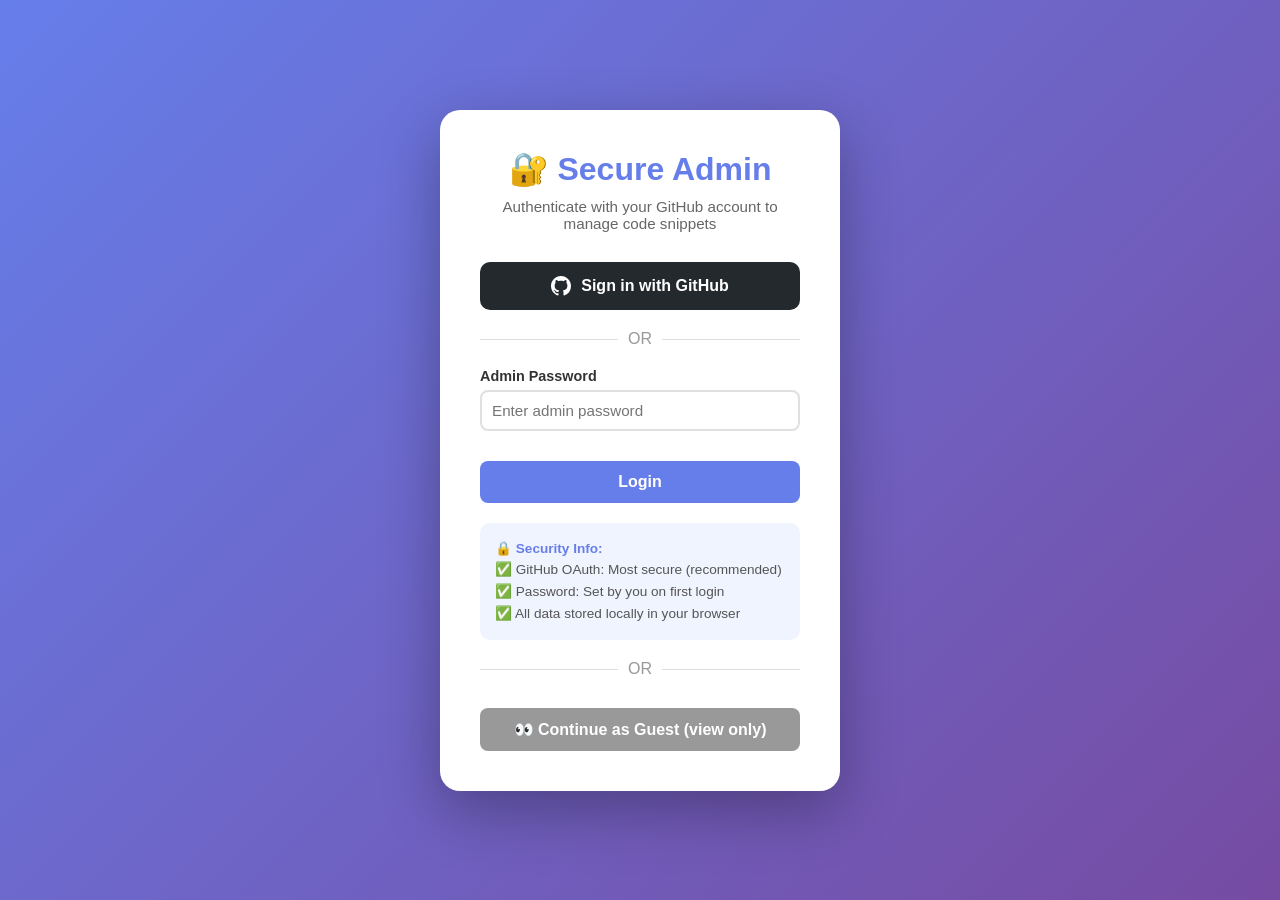
<file: admin.html>
<!DOCTYPE html>
<html lang="en">
<head>
    <meta charset="UTF-8">
    <meta name="viewport" content="width=device-width, initial-scale=1.0">
    <title>Code Snippet Admin Panel - Secure</title>
    <style>
        * {
            margin: 0;
            padding: 0;
            box-sizing: border-box;
        }

        body {
            font-family: 'Inter', -apple-system, BlinkMacSystemFont, 'Segoe UI', sans-serif;
            background: linear-gradient(135deg, #667eea 0%, #764ba2 100%);
            min-height: 100vh;
            padding: 20px;
        }

        .container {
            max-width: 1200px;
            margin: 0 auto;
        }

        /* ===== LOGIN SCREEN ===== */
        .login-container {
            display: none;
            position: fixed;
            top: 0;
            left: 0;
            right: 0;
            bottom: 0;
            background: linear-gradient(135deg, #667eea 0%, #764ba2 100%);
            display: flex;
            justify-content: center;
            align-items: center;
            z-index: 1000;
        }

        .login-container.active {
            display: flex;
        }

        .login-box {
            background: white;
            padding: 40px;
            border-radius: 20px;
            box-shadow: 0 20px 60px rgba(0, 0, 0, 0.3);
            width: 100%;
            max-width: 400px;
            text-align: center;
        }

        .login-box h1 {
            color: #667eea;
            margin-bottom: 10px;
            font-size: 2em;
        }

        .login-box p {
            color: #666;
            margin-bottom: 30px;
            font-size: 0.95em;
        }

        .github-btn {
            display: flex;
            align-items: center;
            justify-content: center;
            background: #24292e;
            color: white;
            border: none;
            padding: 14px 24px;
            border-radius: 10px;
            font-size: 1em;
            font-weight: 600;
            cursor: pointer;
            margin-bottom: 15px;
            transition: all 0.3s;
            width: 100%;
        }

        .github-btn:hover {
            background: #1a1e22;
            transform: translateY(-2px);
            box-shadow: 0 10px 20px rgba(36, 41, 46, 0.3);
        }

        .github-btn svg {
            margin-right: 10px;
            width: 20px;
            height: 20px;
        }

        .divider {
            text-align: center;
            color: #999;
            margin: 20px 0;
            position: relative;
        }

        .divider::before {
            content: '';
            position: absolute;
            left: 0;
            right: 0;
            top: 50%;
            height: 1px;
            background: #ddd;
        }

        .divider span {
            background: white;
            padding: 0 10px;
            position: relative;
        }

        .login-form {
            margin-top: 20px;
        }

        .form-group {
            margin-bottom: 15px;
            text-align: left;
        }

        .form-group label {
            display: block;
            margin-bottom: 6px;
            color: #333;
            font-weight: 600;
            font-size: 0.9em;
        }

        .form-group input {
            width: 100%;
            padding: 10px;
            border: 2px solid #e0e0e0;
            border-radius: 8px;
            font-size: 0.95em;
            transition: all 0.3s;
        }

        .form-group input:focus {
            outline: none;
            border-color: #667eea;
            box-shadow: 0 0 0 3px rgba(102, 126, 234, 0.1);
        }

        .login-btn {
            width: 100%;
            padding: 12px;
            background: #667eea;
            color: white;
            border: none;
            border-radius: 8px;
            font-size: 1em;
            font-weight: 600;
            cursor: pointer;
            transition: all 0.3s;
            margin-top: 10px;
        }

        .login-btn:hover {
            background: #5568d3;
        }

        .login-info {
            background: #f0f4ff;
            padding: 15px;
            border-radius: 10px;
            margin-top: 20px;
            font-size: 0.85em;
            color: #555;
            text-align: left;
            line-height: 1.6;
        }

        .login-info strong {
            color: #667eea;
        }

        /* ===== MAIN PANEL ===== */
        .panel-container {
            display: none;
        }

        .panel-container.active {
            display: block;
        }

        header {
            text-align: center;
            color: white;
            margin-bottom: 30px;
        }

        header h1 {
            font-size: 2.5em;
            margin-bottom: 10px;
        }

        header p {
            font-size: 1.1em;
            opacity: 0.9;
        }

        .logout-btn {
            position: absolute;
            top: 20px;
            right: 20px;
            background: white;
            color: #667eea;
            border: none;
            padding: 10px 20px;
            border-radius: 8px;
            font-weight: 600;
            cursor: pointer;
            transition: all 0.3s;
        }

        .logout-btn:hover {
            background: #f0f0f0;
        }

        .user-info {
            position: absolute;
            top: 20px;
            right: 120px;
            color: white;
            font-size: 0.9em;
        }

        .user-avatar {
            display: inline-block;
            width: 35px;
            height: 35px;
            border-radius: 50%;
            margin-right: 10px;
            vertical-align: middle;
        }

        .main-grid {
            display: grid;
            grid-template-columns: 1fr 1fr;
            gap: 30px;
            margin-bottom: 30px;
        }

        .panel {
            background: white;
            border-radius: 20px;
            padding: 30px;
            box-shadow: 0 20px 60px rgba(0, 0, 0, 0.3);
            backdrop-filter: blur(10px);
        }

        .panel h2 {
            color: #667eea;
            margin-bottom: 20px;
            font-size: 1.5em;
        }

        .form-group {
            margin-bottom: 20px;
        }

        label {
            display: block;
            margin-bottom: 8px;
            color: #333;
            font-weight: 600;
            font-size: 0.95em;
        }

        input, select, textarea {
            width: 100%;
            padding: 12px;
            border: 2px solid #e0e0e0;
            border-radius: 10px;
            font-size: 1em;
            font-family: inherit;
            transition: all 0.3s;
        }

        input:focus, select:focus, textarea:focus {
            outline: none;
            border-color: #667eea;
            box-shadow: 0 0 0 3px rgba(102, 126, 234, 0.1);
        }

        textarea {
            resize: vertical;
            min-height: 150px;
            font-family: 'Courier New', monospace;
        }

        .btn {
            padding: 12px 24px;
            border: none;
            border-radius: 10px;
            font-size: 1em;
            font-weight: 600;
            cursor: pointer;
            transition: all 0.3s;
        }

        .btn-primary {
            background: #667eea;
            color: white;
            width: 100%;
        }

        .btn-primary:hover {
            background: #5568d3;
            transform: translateY(-2px);
            box-shadow: 0 10px 20px rgba(102, 126, 234, 0.3);
        }

        .btn-secondary {
            background: #f0f0f0;
            color: #333;
            margin-right: 10px;
        }

        .btn-secondary:hover {
            background: #e0e0e0;
        }

        .btn-danger {
            background: #ff6b6b;
            color: white;
        }

        .btn-danger:hover {
            background: #ff5252;
        }

        .code-list {
            max-height: 600px;
            overflow-y: auto;
        }

        .code-item {
            background: #f8f9fa;
            padding: 15px;
            border-radius: 10px;
            margin-bottom: 12px;
            border-left: 4px solid #667eea;
            display: flex;
            justify-content: space-between;
            align-items: center;
        }

        .code-item-info {
            flex: 1;
        }

        .code-item-title {
            font-weight: 600;
            color: #333;
            margin-bottom: 5px;
        }

        .code-item-meta {
            font-size: 0.85em;
            color: #666;
        }

        .code-item-badge {
            display: inline-block;
            padding: 4px 10px;
            background: #667eea;
            color: white;
            border-radius: 20px;
            font-size: 0.8em;
            margin-right: 8px;
        }

        .code-item-actions {
            display: flex;
            gap: 8px;
        }

        .btn-small {
            padding: 6px 12px;
            font-size: 0.85em;
        }

        .message {
            padding: 15px;
            border-radius: 10px;
            margin-bottom: 20px;
            font-weight: 600;
        }

        .message.success {
            background: #d4edda;
            color: #155724;
            border: 2px solid #28a745;
        }

        .message.error {
            background: #f8d7da;
            color: #721c24;
            border: 2px solid #f5c6cb;
        }

        .message.info {
            background: #d1ecf1;
            color: #0c5460;
            border: 2px solid #bee5eb;
        }

        .export-import {
            background: white;
            border-radius: 20px;
            padding: 30px;
            box-shadow: 0 20px 60px rgba(0, 0, 0, 0.3);
            margin-bottom: 30px;
        }

        .export-import h2 {
            color: #667eea;
            margin-bottom: 20px;
        }

        .button-group {
            display: flex;
            gap: 10px;
            flex-wrap: wrap;
        }

        .stats {
            display: grid;
            grid-template-columns: repeat(auto-fit, minmax(150px, 1fr));
            gap: 15px;
            margin-bottom: 20px;
        }

        .stat-box {
            background: linear-gradient(135deg, #667eea 0%, #764ba2 100%);
            color: white;
            padding: 20px;
            border-radius: 10px;
            text-align: center;
        }

        .stat-number {
            font-size: 2em;
            font-weight: 700;
        }

        .stat-label {
            font-size: 0.9em;
            opacity: 0.9;
        }

        @media (max-width: 768px) {
            .main-grid {
                grid-template-columns: 1fr;
            }

            header h1 {
                font-size: 1.8em;
            }

            .button-group {
                flex-direction: column;
            }

            .btn-small {
                width: 100%;
            }

            .logout-btn, .user-info {
                position: static;
                margin: 10px 0;
            }
        }

        .scrollbar-custom::-webkit-scrollbar {
            width: 8px;
        }

        .scrollbar-custom::-webkit-scrollbar-track {
            background: #f1f1f1;
            border-radius: 10px;
        }

        .scrollbar-custom::-webkit-scrollbar-thumb {
            background: #667eea;
            border-radius: 10px;
        }

        .loading {
            text-align: center;
            padding: 20px;
            color: #667eea;
        }

        .spinner {
            border: 3px solid #f3f3f3;
            border-top: 3px solid #667eea;
            border-radius: 50%;
            width: 30px;
            height: 30px;
            animation: spin 1s linear infinite;
            margin: 10px auto;
        }

        @keyframes spin {
            0% { transform: rotate(0deg); }
            100% { transform: rotate(360deg); }
        }
    </style>
</head>
<body>

<!-- LOGIN SCREEN -->
<div class="login-container active" id="loginContainer">
    <div class="login-box">
        <h1>🔐 Secure Admin</h1>
        <p>Authenticate with your GitHub account to manage code snippets</p>
        
        <button class="github-btn" onclick="loginWithGitHub()">
            <svg fill="currentColor" viewBox="0 0 16 16">
                <path d="M8 0C3.58 0 0 3.58 0 8c0 3.54 2.29 6.53 5.47 7.59.4.07.55-.17.55-.38 0-.19-.01-.82-.01-1.49-2.01.37-2.53-.49-2.69-.94-.09-.23-.48-.94-.82-1.13-.28-.15-.68-.52-.01-.53.63-.01 1.08.58 1.23.82.72 1.21 1.87.87 2.33.66.07-.52.28-.87.51-1.07-1.78-.2-3.64-.89-3.64-3.95 0-.87.31-1.59.82-2.15-.08-.2-.36-1.02.08-2.12 0 0 .67-.21 2.2.82.64-.18 1.32-.27 2-.27.68 0 1.36.09 2 .27 1.53-1.04 2.2-.82 2.2-.82.44 1.1.16 1.92.08 2.12.51.56.82 1.27.82 2.15 0 3.07-1.87 3.75-3.65 3.95.29.25.54.73.54 1.48 0 1.07-.01 1.93-.01 2.2 0 .21.15.46.55.38A8.012 8.012 0 0 0 16 8c0-4.42-3.58-8-8-8z"/>
            </svg>
            Sign in with GitHub
        </button>

        <div class="divider"><span>OR</span></div>

        <form class="login-form" onsubmit="loginWithPassword(event)">
            <div class="form-group">
                <label for="password">Admin Password</label>
                <input type="password" id="password" placeholder="Enter admin password" required>
            </div>
            <button type="submit" class="login-btn">Login</button>
        </form>

        <div class="login-info">
            <strong>🔒 Security Info:</strong><br>
            ✅ GitHub OAuth: Most secure (recommended)<br>
            ✅ Password: Set by you on first login<br>
            ✅ All data stored locally in your browser
        </div>

        <div class="divider"><span>OR</span></div>

        <button class="login-btn" style="background:#999;" onclick="loginAsGuest()">👀 Continue as Guest (view only)</button>
    </div>
</div>

<!-- MAIN PANEL -->
<div class="panel-container" id="panelContainer">
    <div class="user-info" id="userInfo"></div>
    <button class="logout-btn" onclick="logout()">🚪 Logout</button>

    <div class="container">
        <header>
            <h1>📝 Code Snippet Admin Panel</h1>
            <p>Manage your portfolio code snippets securely</p>
        </header>

        <div id="message"></div>

        <div class="export-import">
            <h2>📊 Dashboard</h2>
            <div class="stats">
                <div class="stat-box">
                    <div class="stat-number" id="totalCodes">0</div>
                    <div class="stat-label">Total Codes</div>
                </div>
                <div class="stat-box">
                    <div class="stat-number" id="cCount">0</div>
                    <div class="stat-label">C Snippets</div>
                </div>
                <div class="stat-box">
                    <div class="stat-number" id="cppCount">0</div>
                    <div class="stat-label">C++ Snippets</div>
                </div>
                <div class="stat-box">
                    <div class="stat-number" id="pythonCount">0</div>
                    <div class="stat-label">Python Snippets</div>
                </div>
            </div>

            <h3 style="margin-top: 20px; margin-bottom: 15px; color: #333;">Quick Actions</h3>
            <div class="button-group">
                <button class="btn btn-primary btn-small" onclick="exportJSON()">📥 Export JSON</button>
                <button class="btn btn-secondary btn-small" onclick="document.getElementById('importFile').click()">📤 Import JSON</button>
                <input type="file" id="importFile" accept=".json" style="display: none;" onchange="importJSON(event)">
                <button class="btn btn-secondary btn-small" onclick="downloadTemplate()">📋 Download Template</button>
                <button class="btn btn-danger btn-small" onclick="clearAll()">🗑️ Clear All</button>
            </div>
        </div>

        <div class="main-grid">
            <!-- Add New Code Panel -->
            <div class="panel">
                <h2>➕ Add New Code</h2>
                <form onsubmit="addCode(event)">
                    <div class="form-group">
                        <label for="title">Code Title *</label>
                        <input type="text" id="title" placeholder="e.g., Factorial Program" required>
                    </div>

                    <div class="form-group">
                        <label for="filename">Filename *</label>
                        <input type="text" id="filename" placeholder="e.g., factorial.c" required>
                    </div>

                    <div class="form-group">
                        <label for="language">Language *</label>
                        <select id="language" required onchange="updateFileExtension()">
                            <option value="">Select Language</option>
                            <option value="C">C</option>
                            <option value="C++">C++</option>
                            <option value="Python">Python</option>
                        </select>
                    </div>

                    <div class="form-group">
                        <label for="level">Difficulty Level *</label>
                        <select id="level" required>
                            <option value="">Select Level</option>
                            <option value="basic">Basic</option>
                            <option value="advanced">Advanced</option>
                            <option value="expert">Expert</option>
                        </select>
                    </div>

                    <div class="form-group">
                        <label for="code">Code Content *</label>
                        <textarea id="code" placeholder="Paste your code here..." required></textarea>
                    </div>

                    <div class="form-group">
                        <label for="colab">Colab Link (Python Expert only)</label>
                        <input type="url" id="colab" placeholder="https://colab.research.google.com/drive/...">
                    </div>

                    <button type="submit" class="btn btn-primary">✨ Add Code Snippet</button>
                </form>
            </div>

            <!-- Code List Panel -->
            <div class="panel">
                <h2>📚 Your Code Snippets</h2>
                <div class="code-list scrollbar-custom" id="codeList">
                    <p style="text-align: center; color: #999; padding: 20px;">No codes added yet. Add your first code! ✨</p>
                </div>
            </div>
        </div>
    </div>
</div>

<script>
    let allCodes = [];
    let currentUser = null;
    const GITHUB_CLIENT_ID = 'Ov23liAU8YW2uRXXXXXX'; // Will be replaced
    const GITHUB_REDIRECT_URI = window.location.origin + window.location.pathname + '?auth=github';

    // Check authentication on page load
    window.addEventListener('load', () => {
        checkAuth();
        handleGitHubCallback();
    });

    function checkAuth() {
        const auth = localStorage.getItem('adminAuth');
        const guest = sessionStorage.getItem('guestMode');

        if (auth === 'true') {
            showPanel();
            loadFromLocalStorage();
            renderCodeList();
            updateStats();
            updateUserInfo();
        } else if (guest === 'true') {
            enterGuestMode();
        } else {
            showLogin();
        }
    }

    function showLogin() {
        document.getElementById('loginContainer').classList.add('active');
        document.getElementById('panelContainer').classList.remove('active');
    }

    function showPanel() {
        document.getElementById('loginContainer').classList.remove('active');
        document.getElementById('panelContainer').classList.add('active');
    }

    function loginAsGuest() {
        sessionStorage.setItem('guestMode', 'true');
        enterGuestMode();
        showMessage('👀 Browsing as guest — changes can\'t be saved', 'info');
    }

    function enterGuestMode() {
        showPanel();
        loadFromLocalStorage();
        renderCodeList();
        updateStats();
        updateUserInfo();
        applyGuestRestrictions();
    }

    function isGuest() {
        return sessionStorage.getItem('guestMode') === 'true';
    }

    function applyGuestRestrictions() {
        if (!isGuest()) return;

        // Disable the "Add New Code" form
        document.querySelectorAll('#panelContainer form').forEach(f => {
            f.querySelectorAll('input, textarea, select, button').forEach(el => el.disabled = true);
        });

        // Disable destructive / write quick-action buttons
        document.querySelectorAll('.export-import .button-group .btn').forEach(btn => {
            if (!btn.textContent.includes('Export') && !btn.textContent.includes('Template')) {
                btn.disabled = true;
            }
        });

        document.getElementById('importFile').disabled = true;
    }

    function loginWithGitHub() {
        // Hand off to the dedicated authorize.html page for token entry & verification
        window.location.href = 'authorize.html';
    }

    function loginWithPassword(e) {
        e.preventDefault();
        const password = document.getElementById('password').value;
        const savedPassword = localStorage.getItem('adminPassword');

        // First time setup
        if (!savedPassword) {
            if (password.length < 6) {
                alert('Password must be at least 6 characters');
                return;
            }
            localStorage.setItem('adminPassword', btoa(password)); // Simple encoding
            localStorage.setItem('adminAuth', 'true');
            localStorage.setItem('authMethod', 'password');
            showPanel();
            loadFromLocalStorage();
            renderCodeList();
            updateStats();
            updateUserInfo();
            showMessage('✅ Admin password set! Login successful.', 'success');
        } else {
            // Verify password
            if (btoa(password) === savedPassword) {
                localStorage.setItem('adminAuth', 'true');
                localStorage.setItem('authMethod', 'password');
                showPanel();
                loadFromLocalStorage();
                renderCodeList();
                updateStats();
                updateUserInfo();
                showMessage('✅ Login successful!', 'success');
            } else {
                showMessage('❌ Invalid password', 'error');
            }
        }
    }

    function updateUserInfo() {
        const authMethod = localStorage.getItem('authMethod');
        const userInfo = document.getElementById('userInfo');

        if (isGuest()) {
            userInfo.textContent = '👀 Guest Mode (view only)';
        } else if (authMethod === 'github') {
            const user = JSON.parse(localStorage.getItem('githubUser') || '{}');
            userInfo.innerHTML = `
                <img src="${user.avatar_url}" class="user-avatar" alt="avatar">
                <span>👤 ${user.name || user.login}</span>
            `;
        } else {
            userInfo.textContent = '🔐 Password Protected Mode';
        }
    }

    function logout() {
        if (confirm('Are you sure you want to logout?')) {
            localStorage.removeItem('adminAuth');
            sessionStorage.removeItem('guestMode');
            currentUser = null;
            document.getElementById('password').value = '';
            showLogin();
            showMessage('✅ Logged out successfully', 'info');
        }
    }

    function loadFromLocalStorage() {
        const saved = localStorage.getItem('portfolioCodes');
        if (saved) {
            allCodes = JSON.parse(saved);
        }
    }

    function saveToLocalStorage() {
        localStorage.setItem('portfolioCodes', JSON.stringify(allCodes));
    }

    function updateFileExtension() {
        const lang = document.getElementById('language').value;
        const filename = document.getElementById('filename').value;
        const extensions = { 'C': '.c', 'C++': '.cpp', 'Python': '.py' };
        
        if (lang && filename) {
            const ext = extensions[lang];
            const base = filename.split('.')[0];
            document.getElementById('filename').value = base + ext;
        }
    }

    function addCode(e) {
        if (isGuest()) { e.preventDefault(); showMessage('👀 Guests can\'t add code. Please log in.', 'error'); return; }
        e.preventDefault();

        const newCode = {
            title: document.getElementById('title').value,
            filename: document.getElementById('filename').value,
            lang: document.getElementById('language').value,
            level: document.getElementById('level').value,
            code: document.getElementById('code').value
        };

        const colab = document.getElementById('colab').value;
        if (colab && newCode.lang === 'Python' && newCode.level === 'expert') {
            newCode.colab = colab;
        }

        allCodes.push(newCode);
        saveToLocalStorage();
        renderCodeList();
        updateStats();
        showMessage('✅ Code snippet added successfully!', 'success');

        // Reset form
        document.querySelector('form').reset();
    }

    function renderCodeList() {
        const list = document.getElementById('codeList');
        
        if (allCodes.length === 0) {
            list.innerHTML = '<p style="text-align: center; color: #999; padding: 20px;">No codes added yet. Add your first code! ✨</p>';
            return;
        }

        list.innerHTML = allCodes.map((code, index) => `
            <div class="code-item">
                <div class="code-item-info">
                    <div class="code-item-title">${escapeHtml(code.title)}</div>
                    <div class="code-item-meta">
                        <span class="code-item-badge">${code.lang}</span>
                        <span class="code-item-badge">${code.level}</span>
                        <span style="color: #666;">📄 ${escapeHtml(code.filename)}</span>
                    </div>
                </div>
                <div class="code-item-actions">
                    <button class="btn btn-secondary btn-small" onclick="editCode(${index})">✏️</button>
                    <button class="btn btn-danger btn-small" onclick="deleteCode(${index})">🗑️</button>
                </div>
            </div>
        `).join('');
    }

    function deleteCode(index) {
        if (isGuest()) { showMessage('👀 Guests can\'t delete code. Please log in.', 'error'); return; }
        if (confirm('Are you sure you want to delete this code?')) {
            allCodes.splice(index, 1);
            saveToLocalStorage();
            renderCodeList();
            updateStats();
            showMessage('❌ Code snippet deleted!', 'info');
        }
    }

    function editCode(index) {
        if (isGuest()) { showMessage('👀 Guests can\'t edit code. Please log in.', 'error'); return; }
        const code = allCodes[index];
        document.getElementById('title').value = code.title;
        document.getElementById('filename').value = code.filename;
        document.getElementById('language').value = code.lang;
        document.getElementById('level').value = code.level;
        document.getElementById('code').value = code.code;
        document.getElementById('colab').value = code.colab || '';

        allCodes.splice(index, 1);
        saveToLocalStorage();
        renderCodeList();
        updateStats();
        showMessage('✏️ Editing mode. Make changes and click "Add Code Snippet"', 'info');
        document.querySelector('form').scrollIntoView({ behavior: 'smooth' });
    }

    function exportJSON() {
        const dataStr = JSON.stringify(allCodes, null, 2);
        const dataBlob = new Blob([dataStr], { type: 'application/json' });
        const url = URL.createObjectURL(dataBlob);
        const link = document.createElement('a');
        link.href = url;
        link.download = 'codes.json';
        link.click();
        showMessage('✅ JSON exported! Copy this to data/codes.json in your repo', 'success');
    }

    function importJSON(event) {
        if (isGuest()) { showMessage('👀 Guests can\'t import data. Please log in.', 'error'); return; }
        const file = event.target.files[0];
        if (!file) return;

        const reader = new FileReader();
        reader.onload = (e) => {
            try {
                const imported = JSON.parse(e.target.result);
                if (Array.isArray(imported)) {
                    allCodes = imported;
                    saveToLocalStorage();
                    renderCodeList();
                    updateStats();
                    showMessage('✅ JSON imported successfully!', 'success');
                } else {
                    showMessage('❌ Invalid JSON format. Must be an array.', 'error');
                }
            } catch (err) {
                showMessage('❌ Error parsing JSON: ' + err.message, 'error');
            }
        };
        reader.readAsText(file);
    }

    function downloadTemplate() {
        const template = [
            {
                "title": "Hello World",
                "filename": "hello.c",
                "lang": "C",
                "level": "basic",
                "code": "#include <stdio.h>\n\nint main() {\n    printf(\"Hello, World!\\n\");\n    return 0;\n}"
            }
        ];
        const dataStr = JSON.stringify(template, null, 2);
        const dataBlob = new Blob([dataStr], { type: 'application/json' });
        const url = URL.createObjectURL(dataBlob);
        const link = document.createElement('a');
        link.href = url;
        link.download = 'template.json';
        link.click();
    }

    function updateStats() {
        document.getElementById('totalCodes').textContent = allCodes.length;
        document.getElementById('cCount').textContent = allCodes.filter(c => c.lang === 'C').length;
        document.getElementById('cppCount').textContent = allCodes.filter(c => c.lang === 'C++').length;
        document.getElementById('pythonCount').textContent = allCodes.filter(c => c.lang === 'Python').length;
    }

    function clearAll() {
        if (isGuest()) { showMessage('👀 Guests can\'t clear data. Please log in.', 'error'); return; }
        if (confirm('⚠️ This will delete ALL code snippets. Are you sure?')) {
            allCodes = [];
            saveToLocalStorage();
            renderCodeList();
            updateStats();
            showMessage('🗑️ All codes cleared!', 'info');
        }
    }

    function showMessage(text, type) {
        const msg = document.getElementById('message');
        msg.innerHTML = `<div class="message ${type}">${text}</div>`;
        setTimeout(() => {
            msg.innerHTML = '';
        }, 4000);
    }

    function escapeHtml(str) {
        const div = document.createElement('div');
        div.textContent = str;
        return div.innerHTML;
    }

    function handleGitHubCallback() {
        const params = new URLSearchParams(window.location.search);
        if (params.get('auth') === 'github') {
            const code = params.get('code');
            if (code) {
                // Exchange code for token (requires backend)
                // For now, we'll show GitHub token option
            }
        }
    }
</script>

</body>
</html>
</file>
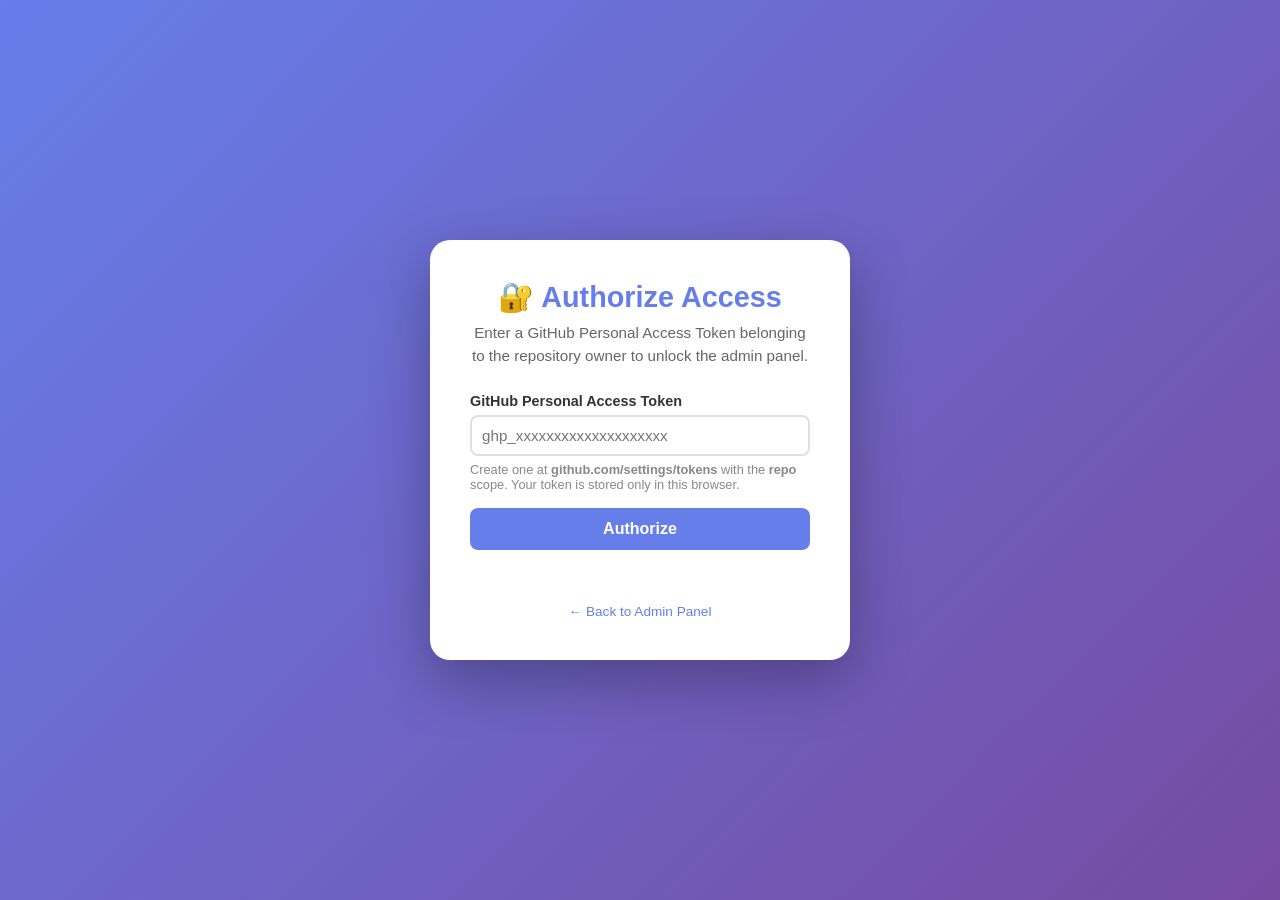
<file: authorize.html>
<!DOCTYPE html>
<html lang="en">
<head>
<meta charset="UTF-8">
<meta name="viewport" content="width=device-width, initial-scale=1.0">
<title>Authorize Admin Access</title>
<style>
  * { margin: 0; padding: 0; box-sizing: border-box; }

  body {
    font-family: 'Inter', -apple-system, BlinkMacSystemFont, 'Segoe UI', sans-serif;
    background: linear-gradient(135deg, #667eea 0%, #764ba2 100%);
    min-height: 100vh;
    display: flex;
    align-items: center;
    justify-content: center;
    padding: 20px;
  }

  .box {
    background: #fff;
    width: 100%;
    max-width: 420px;
    padding: 40px;
    border-radius: 20px;
    box-shadow: 0 20px 60px rgba(0, 0, 0, 0.3);
    text-align: center;
  }

  .box h1 {
    color: #667eea;
    font-size: 1.8em;
    margin-bottom: 8px;
  }

  .box p {
    color: #666;
    font-size: 0.95em;
    margin-bottom: 25px;
    line-height: 1.5;
  }

  .form-group {
    text-align: left;
    margin-bottom: 16px;
  }

  .form-group label {
    display: block;
    margin-bottom: 6px;
    color: #333;
    font-weight: 600;
    font-size: 0.9em;
  }

  .form-group input {
    width: 100%;
    padding: 10px;
    border: 2px solid #e0e0e0;
    border-radius: 8px;
    font-size: 0.95em;
    transition: all 0.3s;
  }

  .form-group input:focus {
    outline: none;
    border-color: #667eea;
    box-shadow: 0 0 0 3px rgba(102, 126, 234, 0.1);
  }

  .form-group small {
    display: block;
    margin-top: 6px;
    color: #888;
    font-size: 0.8em;
  }

  .btn {
    width: 100%;
    padding: 12px;
    background: #667eea;
    color: #fff;
    border: none;
    border-radius: 8px;
    font-size: 1em;
    font-weight: 600;
    cursor: pointer;
    transition: all 0.3s;
  }

  .btn:hover { background: #5568d3; }
  .btn:disabled { opacity: 0.6; cursor: not-allowed; }

  .back-link {
    display: inline-block;
    margin-top: 18px;
    color: #667eea;
    font-size: 0.85em;
    text-decoration: none;
  }

  .back-link:hover { text-decoration: underline; }

  #status {
    margin-top: 16px;
    font-size: 0.9em;
    min-height: 20px;
  }

  #status.success { color: #2e7d32; }
  #status.error { color: #c62828; }

  .spinner {
    width: 18px;
    height: 18px;
    border: 3px solid rgba(102, 126, 234, 0.25);
    border-top-color: #667eea;
    border-radius: 50%;
    display: inline-block;
    vertical-align: middle;
    margin-right: 8px;
    animation: spin 0.8s linear infinite;
  }

  @keyframes spin { 100% { transform: rotate(360deg); } }
</style>
</head>
<body>

<div class="box">
  <h1>🔐 Authorize Access</h1>
  <p>Enter a GitHub Personal Access Token belonging to the repository owner to unlock the admin panel.</p>

  <form id="authForm">
    <div class="form-group">
      <label for="token">GitHub Personal Access Token</label>
      <input type="password" id="token" placeholder="ghp_xxxxxxxxxxxxxxxxxxxx" required autocomplete="off">
      <small>Create one at <strong>github.com/settings/tokens</strong> with the <strong>repo</strong> scope. Your token is stored only in this browser.</small>
    </div>
    <button type="submit" class="btn" id="authBtn">Authorize</button>
  </form>

  <div id="status"></div>

  <a href="admin.html" class="back-link">← Back to Admin Panel</a>
</div>

<script>
  const REPO_OWNER = 'piyushsingh08112005-cmd';
  const form = document.getElementById('authForm');
  const authBtn = document.getElementById('authBtn');
  const statusEl = document.getElementById('status');

  // If already authorized, bounce straight back to admin
  if (localStorage.getItem('adminAuth') === 'true') {
    window.location.replace('admin.html');
  }

  function setStatus(message, type) {
    statusEl.textContent = message;
    statusEl.className = type || '';
  }

  form.addEventListener('submit', async (e) => {
    e.preventDefault();
    const token = document.getElementById('token').value.trim();
    if (!token) return;

    authBtn.disabled = true;
    setStatus('Verifying token...', '');

    try {
      const res = await fetch('https://api.github.com/user', {
        headers: {
          'Authorization': `token ${token}`,
          'Accept': 'application/vnd.github.v3+json'
        }
      });

      if (!res.ok) throw new Error('Invalid or expired token');
      const user = await res.json();

      if (user.login !== REPO_OWNER) {
        throw new Error('Only the repository owner can access this panel');
      }

      localStorage.setItem('adminAuth', 'true');
      localStorage.setItem('authMethod', 'github');
      localStorage.setItem('githubUser', JSON.stringify(user));
      localStorage.setItem('githubToken', token);

      setStatus('✅ Authorized! Redirecting...', 'success');
      setTimeout(() => {
        window.location.replace('admin.html');
      }, 800);
    } catch (err) {
      setStatus('❌ ' + err.message, 'error');
      authBtn.disabled = false;
    }
  });
</script>
</body>
</html>
</file>
